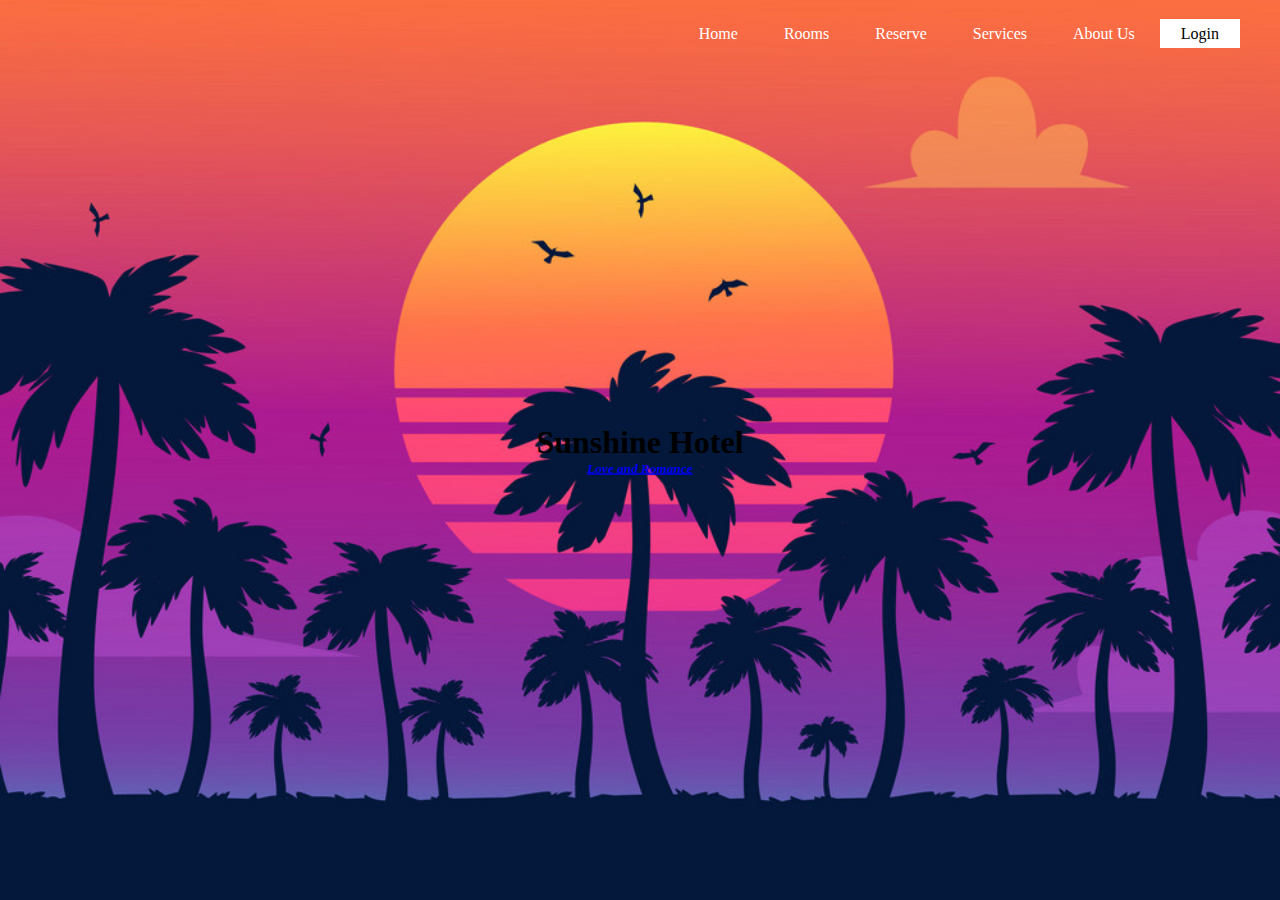
<file: index.html>
<!Doctype html>
<html>
<head>
       <title>Sunshine Hotel</title>
	   <link rel="stylesheet" href="style.css">
	   
</head>
<body>
  <header>
   <div class="main">
   
        <ul>
		<li><a href="index.html">Home</a></li>
		<li><a href="rooms.html">Rooms</a></li>
		<li><a href="reserve.html">Reserve</a></li>
		<li><a href="services.html">Services</a></li>
		<li><a href="aboutus.html">About Us</a></li>
		<li class="active"><a href="login.html">Login</a></li>
		</ul>
   </div>
    <div class="title">
	  <h1><strong>Sunshine Hotel</strong></h1>
	  <div class="icons">
	  <h5><a href="#" class="fas fa-heart"><i><u>Love and Romance</u></i> </h5></a></div>
	</div>
  </header>
</body>
</html>
</file>
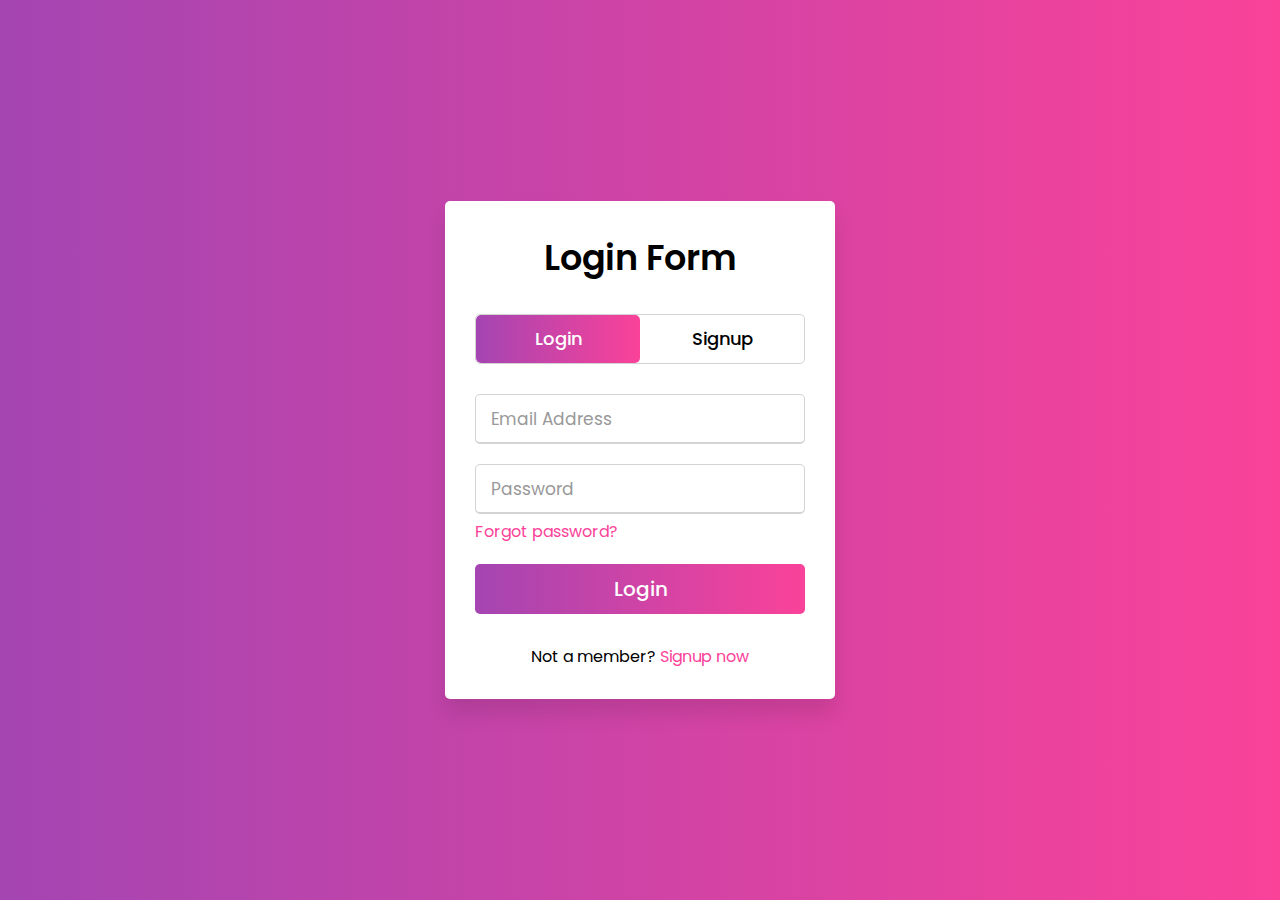
<file: login.html>
<!DOCTYPE html>

<html lang="en" dir="ltr">
   <head>
      <meta charset="utf-8">
      
      <link rel="stylesheet" href="mystyle.css">
      <meta name="viewport" content="width=device-width, initial-scale=1.0">
   </head>
   <body>
      <div class="wrapper">
         <div class="title-text">
            <div class="title login">
               Login Form
            </div>
            <div class="title signup">
               Signup Form
            </div>
         </div>
         <div class="form-container">
            <div class="slide-controls">
               <input type="radio" name="slide" id="login" checked>
               <input type="radio" name="slide" id="signup">
               <label for="login" class="slide login">Login</label>
               <label for="signup" class="slide signup">Signup</label>
               <div class="slider-tab"></div>
            </div>
            <div class="form-inner">
               <form action="index.html" class="login">
                  <div class="field">
                     <input type="text" placeholder="Email Address" required>
                  </div>
                  <div class="field">
                     <input type="password" placeholder="Password" required>
                  </div>
                  <div class="pass-link">
                     <a href="#">Forgot password?</a>
                  </div>
                  <div class="field btn">
                     <div class="btn-layer"></div>
                     <input type="submit" value="Login">
                  </div>
                  <div class="signup-link">
                     Not a member? <a href="">Signup now</a>
                  </div>
               </form>
               <form action="#" class="signup">
                  <div class="field">
                     <input type="text" placeholder="Email Address" required>
                  </div>
                  <div class="field">
                     <input type="password" placeholder="Password" required>
                  </div>
                  <div class="field">
                     <input type="password" placeholder="Confirm password" required>
                  </div>
                  <div class="field btn">
                     <div class="btn-layer"></div>
                     <input type="submit" value="Signup">
                  </div>
               </form>
            </div>
         </div>
      </div>
      <script>
         const loginText = document.querySelector(".title-text .login");
         const loginForm = document.querySelector("form.login");
         const loginBtn = document.querySelector("label.login");
         const signupBtn = document.querySelector("label.signup");
         const signupLink = document.querySelector("form .signup-link a");
         signupBtn.onclick = (()=>{
           loginForm.style.marginLeft = "-50%";
           loginText.style.marginLeft = "-50%";
         });
         loginBtn.onclick = (()=>{
           loginForm.style.marginLeft = "0%";
           loginText.style.marginLeft = "0%";
         });
         signupLink.onclick = (()=>{
           signupBtn.click();
           return false;
         });
      </script>
   </body>
</html>
</file>
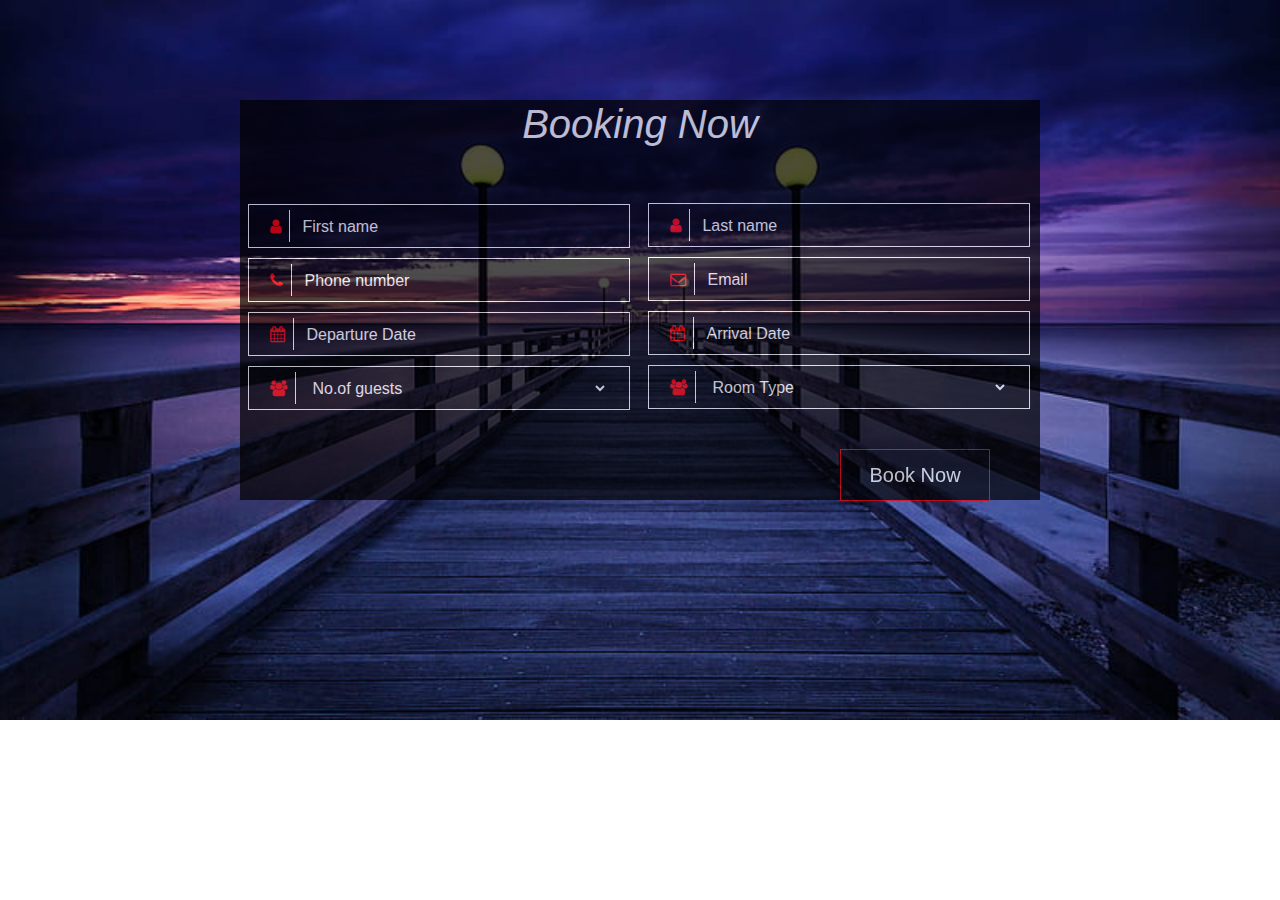
<file: reserve.html>
<!DOCTYPE html>
<html lang="en">
<head>
    <meta charset="UTF-8">
    <meta name="viewport" content="width=device-width, initial-scale=1.0">
    <title>Reserve</title>
    <link rel="stylesheet" href="restyle.css">
    <link rel="stylesheet" href="https://stackpath.bootstrapcdn.com/font-awesome/4.7.0/css/font-awesome.min.css">
    <link rel="stylesheet" href="https://maxcdn.bootstrapcdn.com/bootstrap/4.5.0/css/bootstrap.min.css">
</head>
<body>
    <div class="container">
        <form class="form-group">
            <div id="form">
                <h1 class="text-white text-center"><i>Booking Now</i></h1>

                <div id="first-group">

                    <div id="content">
                        <i class="fa fa-user" aria-hidden="true"></i>
                        <input type="text" id="input-group" placeholder="First name">
                    </div>

                    <div id="content">
                        <i class="fa fa-phone" aria-hidden="true"></i>
                        <input type="number" id="input-group" placeholder="Phone number">
                    </div>

                    <div id="content">
                        <i class="fa fa-calendar" aria-hidden="true"></i>
                        <input type="text" id="input-group" placeholder="Departure Date">
                    </div>

                    <div id="content">
                        <i class="fa fa-users" aria-hidden="true"></i>
                        <select id="input-group" style="background-color: black;">
                            <option value="">No.of guests</option>
                            <option value="">1-5</option>
                            <option value="">6-10</option>
                            <option value="">11-20</option>
                        </select>
                    </div>

                </div>

                <div id="second-group">

                    <div id="content">
                        <i class="fa fa-user" aria-hidden="true"></i>
                        <input type="text" id="input-group" placeholder="Last name">
                    </div>

                    <div id="content">
                        <i class="fa fa-envelope-o" aria-hidden="true"></i>
                        <input type="email" id="input-group" placeholder="Email">
                    </div>

                    <div id="content">
                        <i class="fa fa-calendar" aria-hidden="true"></i>
                        <input type="text" id="input-group" placeholder="Arrival Date">
                    </div>

                    <div id="content">
                        <i class="fa fa-users" aria-hidden="true"></i>
                        <select id="input-group" style="background-color: black;">
                            <option value="">Room Type</option>
                            <option value="">AC</option>
                            <option value="">Non-AC</option>
                            <option value="">Single Bed</option>
                            <option value="">Double Bed</option>
                        </select>
                    </div>
            
                </div>

                <button type="submit" value="Submit" id="submit-btn">Book Now</button>

            </div>
        </form>
    </div>
</body>
</html>
</file>
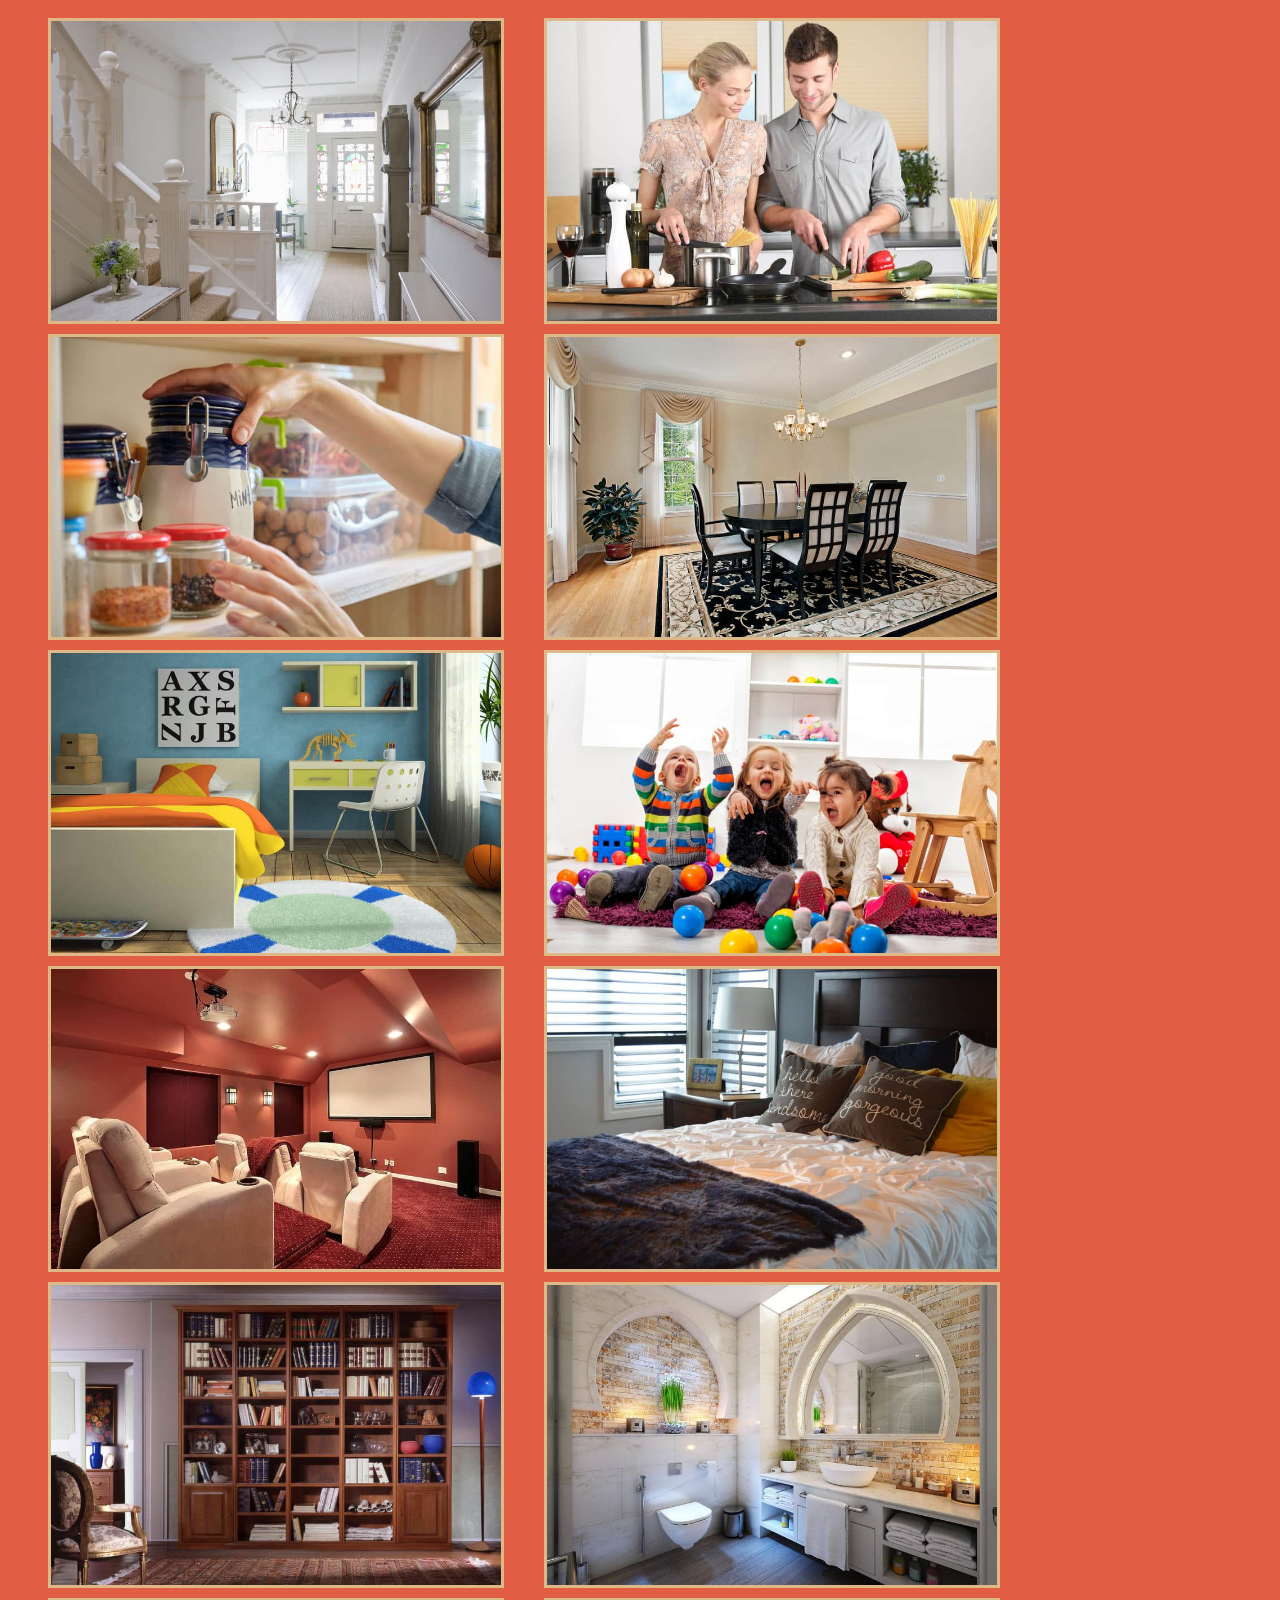
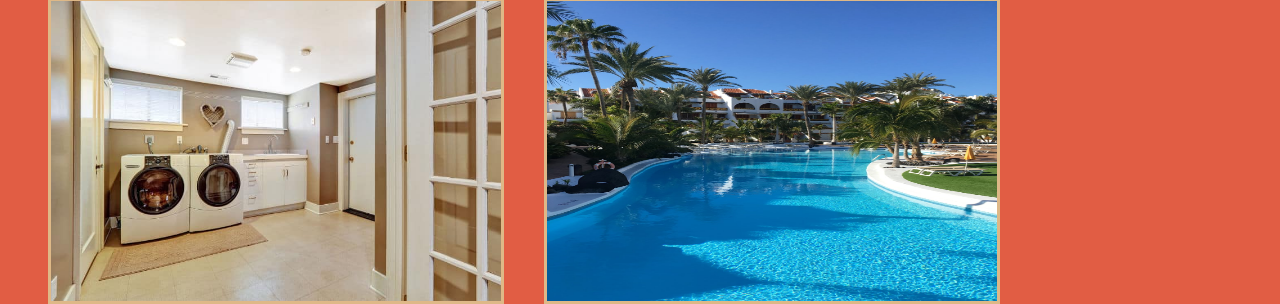
<file: rooms.html>
<html>
    <head>
        <title>Rooms</title>
        <style>
            body{
                background: rgb(225,93,68);
            }

            img{
                  height: 300px;
                  width: 450px;
                  transition-duration: 2s;
                  z-index: 1;
                  position: relative;
              }
              .container{
                position: absolute;
                 padding: 10px;
                  margin: 10%;
                  background: white;
              }
              .box{
                  float: left;
                  margin-left: 40px;
                  margin-top: 10px;
                  position: relative;
                  border: 3px solid burlywood;
                  overflow:hidden;
              }
              img:hover{
                  transform: scale(1.2);
                  cursor: pointer;
                  opacity: 0;
              }
              p{
                  padding: 5px;
                  text-align: center;
                  font-size: 25px;
                  position: absolute;
                  font-weight: bold;
                  font-family: orator std;
                  z-index: 0;
              }
              
        </style>
    </head>
          <body>
            <div class="cointainer">
               <div class="box"><p><i>Entrance Hall</i></p><img src="18.jpg" alt=""></div>
               <div class="box"><p><i>Kitchen</i></p><img src="20.jpg" alt=""></div>
               <div class="box"><p><i>Pantry</i></p><img src="19.jpg" alt=""></div>
               <div class="box"><p><i>Dinning Room</i></p><img src="17.jpg" alt=""></div>
               <div class="box"><p><i>Kids Bedroom</i></p><img src="11.jpg" alt=""></div>
               <div class="box"><p><i>Playroom</i></p><img src="21.jpg" alt=""></div>
               <div class="box"><p><i>Home Theater room</i></p><img src="22.jpg" alt=""></div>
               <div class="box"><p><i>Master Bedroom</i></p><img src="14.jpg" alt=""></div>
               <div class="box"><p><i>Library</i></p><img src="15.jpg" alt=""></div>
               <div class="box"><p><i>Bathroom</i></p><img src="13.jpg" alt=""></div>
               <div class="box"><p><i>Laundary Room</i></p><img src="12.jpg" alt=""></div>
               <div class="box"><p><i>Swimming pool</i></p><img src="5.jpeg" alt=""></div>
            </div> 
        </body>
</html>
</file>
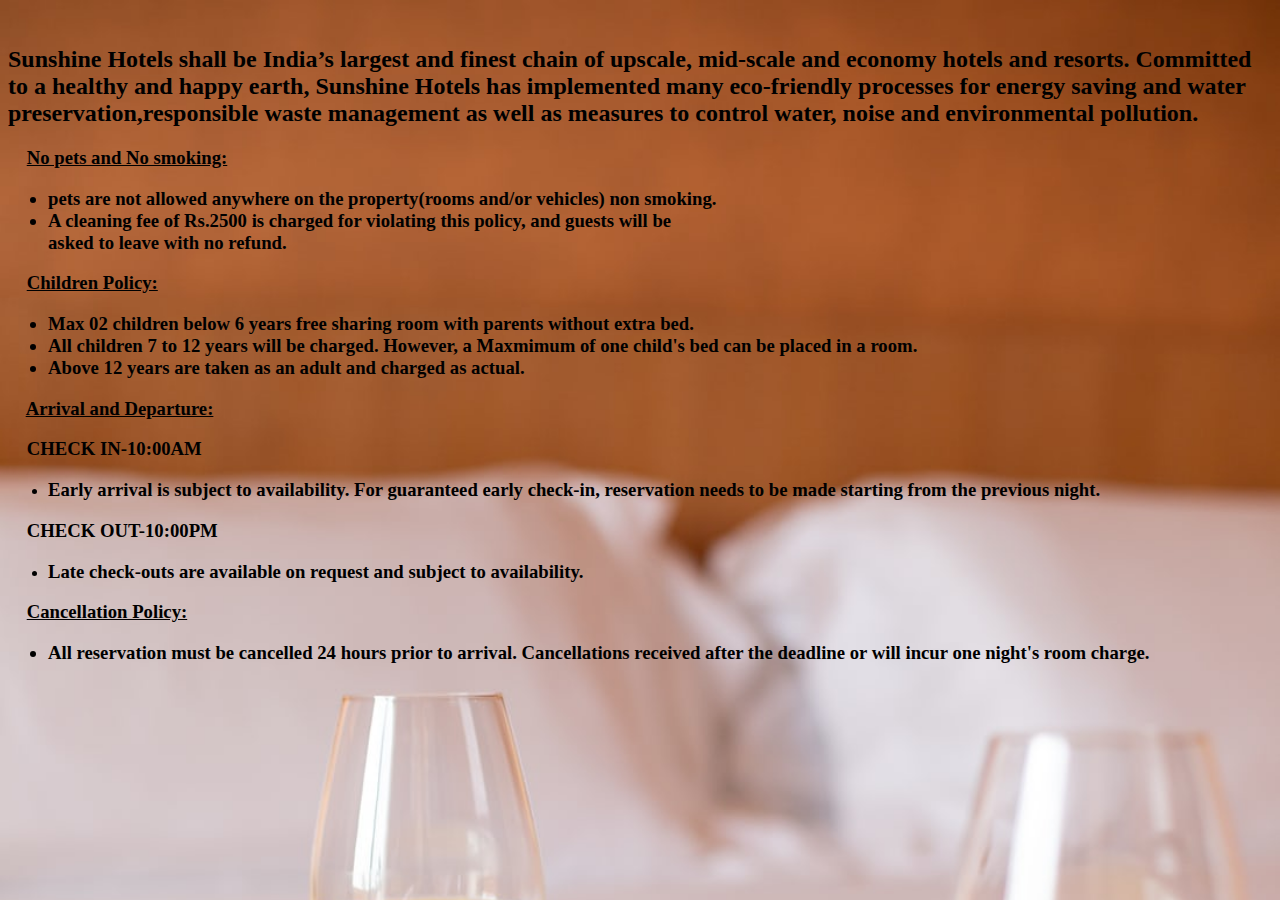
<file: services.html>
<html>
    <head>
        <title>Services</title>
        <style>
            body{
                background-image: url('2.jpeg');
                background-size: cover;
                }
            
        </style>
            </head>
        <body>
        <br>
        <h2>Sunshine Hotels shall be India’s largest and finest chain of upscale, mid-scale and economy hotels and resorts.
                Committed to a healthy and happy earth, Sunshine Hotels has implemented many eco-friendly processes for energy saving and
            water preservation,responsible waste management as well as measures to control water, noise and environmental pollution.</h2>

            <h3>
            <b>&nbsp &nbsp <u>No pets and No smoking:</u></b><br>
            <ul>
                <li>
                  pets are not allowed anywhere on the property(rooms and/or vehicles) non smoking.</li>
                  <li>A cleaning fee of Rs.2500 is charged for violating this policy, and guests will be <br> asked to leave with no refund.
                </li>
            </ul>
            </h3>

                <h3>
                    <b>&nbsp &nbsp <u>Children Policy:</u></b><br>
                    <ul>
                        <li>
                          Max 02 children below 6 years free sharing room with parents without extra bed.</li>
                          <li>All children 7 to 12 years will be charged. However, a Maxmimum of one child's bed can be 
                              placed in a room.</li> 
                              <li>Above 12 years are taken as an adult and charged as actual.
                        </li>
                    </ul>
                </h3>

                <h3>
                    <b>&nbsp &nbsp <u>Arrival and Departure:</u></b>
                    <h3>&nbsp &nbsp CHECK IN-10:00AM</h3>
                    <ul>
                        <li>
                         <h3>Early arrival is subject to availability. For guaranteed early check-in, 
                             reservation needs to be made starting from the previous night.</h3>
                        </li>
                    </ul>

                    <h3>&nbsp &nbsp CHECK OUT-10:00PM</h3>
                    <ul>
                        <li>
                         <h3>Late check-outs are available on request and subject to availability.</h3>
                        </li>
                    </ul>
        
                        </h3>
                        <h3>
                            <b>&nbsp &nbsp <u>Cancellation Policy:</u></b><br>
                            <ul>
                                <li>
                                  All reservation must be cancelled 24 hours prior to arrival. 
                                  Cancellations received after the deadline or will incur one night's room charge.
                                   </li>
                            </ul>
                        </h3>
        </body>
</html>
</file>
<file: style.css>
*{
	margin: 0;
	padding: 0;
	font-family: Century Gothic;
}

header{
	background-image: url('purple.jpg');
	background-repeat: no-repeat;
	background-size: cover;
	height: 100vh;
}

ul{
	float: right;
	list-style: none;
	margin-top: 25px;
}

ul li{
	display: inline-block;
}

ul li a{
	  text-decoration: none;
	  color: #fff;
	  padding: 5px 20px;
	  border: 1px solid transparent;
	  transition: 0.6s ease;
}

ul li a:hover{
	background-color: #fff;
	color: #000;
}


ul li.active a{
	background-color: #fff;
	color: #000;
}

.main{
	max-width: 1200px;
	margin: auto;
	}
	
.title{
		position: absolute;
		top: 50%;
		left: 50%;
		transform: translate(-50%, -50%);
		text-align: center;
	}
</file>
<file: mystyle.css>
@import url('https://fonts.googleapis.com/css?family=Poppins:400,500,600,700&display=swap');
*{
  margin: 0;
  padding: 0;
  box-sizing: border-box;
  font-family: 'Poppins', sans-serif;
}
html,body{
  display: grid;
  height: 100%;
  width: 100%;
  place-items: center;
  background: -webkit-linear-gradient(left, #a445b2, #fa4299);
}
::selection{
  background: #fa4299;
  color: #fff;
}
.wrapper{
  overflow: hidden;
  max-width: 390px;
  background: #fff;
  padding: 30px;
  border-radius: 5px;
  box-shadow: 0px 15px 20px rgba(0,0,0,0.1);
}
.wrapper .title-text{
  display: flex;
  width: 200%;
}
.wrapper .title{
  width: 50%;
  font-size: 35px;
  font-weight: 600;
  text-align: center;
  transition: all 0.6s cubic-bezier(0.68,-0.55,0.265,1.55);
}
.wrapper .slide-controls{
  position: relative;
  display: flex;
  height: 50px;
  width: 100%;
  overflow: hidden;
  margin: 30px 0 10px 0;
  justify-content: space-between;
  border: 1px solid lightgrey;
  border-radius: 5px;
}
.slide-controls .slide{
  height: 100%;
  width: 100%;
  color: #fff;
  font-size: 18px;
  font-weight: 500;
  text-align: center;
  line-height: 48px;
  cursor: pointer;
  z-index: 1;
  transition: all 0.6s ease;
}
.slide-controls label.signup{
  color: #000;
}
.slide-controls .slider-tab{
  position: absolute;
  height: 100%;
  width: 50%;
  left: 0;
  z-index: 0;
  border-radius: 5px;
  background: -webkit-linear-gradient(left, #a445b2, #fa4299);
  transition: all 0.6s cubic-bezier(0.68,-0.55,0.265,1.55);
}
input[type="radio"]{
  display: none;
}
#signup:checked ~ .slider-tab{
  left: 50%;
}
#signup:checked ~ label.signup{
  color: #fff;
  cursor: default;
  user-select: none;
}
#signup:checked ~ label.login{
  color: #000;
}
#login:checked ~ label.signup{
  color: #000;
}
#login:checked ~ label.login{
  cursor: default;
  user-select: none;
}
.wrapper .form-container{
  width: 100%;
  overflow: hidden;
}
.form-container .form-inner{
  display: flex;
  width: 200%;
}
.form-container .form-inner form{
  width: 50%;
  transition: all 0.6s cubic-bezier(0.68,-0.55,0.265,1.55);
}
.form-inner form .field{
  height: 50px;
  width: 100%;
  margin-top: 20px;
}
.form-inner form .field input{
  height: 100%;
  width: 100%;
  outline: none;
  padding-left: 15px;
  border-radius: 5px;
  border: 1px solid lightgrey;
  border-bottom-width: 2px;
  font-size: 17px;
  transition: all 0.3s ease;
}
.form-inner form .field input:focus{
  border-color: #fc83bb;
  /* box-shadow: inset 0 0 3px #fb6aae; */
}
.form-inner form .field input::placeholder{
  color: #999;
  transition: all 0.3s ease;
}
form .field input:focus::placeholder{
  color: #b3b3b3;
}
.form-inner form .pass-link{
  margin-top: 5px;
}
.form-inner form .signup-link{
  text-align: center;
  margin-top: 30px;
}
.form-inner form .pass-link a,
.form-inner form .signup-link a{
  color: #fa4299;
  text-decoration: none;
}
.form-inner form .pass-link a:hover,
.form-inner form .signup-link a:hover{
  text-decoration: underline;
}
form .btn{
  height: 50px;
  width: 100%;
  border-radius: 5px;
  position: relative;
  overflow: hidden;
}
form .btn .btn-layer{
  height: 100%;
  width: 300%;
  position: absolute;
  left: -100%;
  background: -webkit-linear-gradient(right, #a445b2, #fa4299, #a445b2, #fa4299);
  border-radius: 5px;
  transition: all 0.4s ease;;
}
form .btn:hover .btn-layer{
  left: 0;
}
form .btn input[type="submit"]{
  height: 100%;
  width: 100%;
  z-index: 1;
  position: relative;
  background: none;
  border: none;
  color: #fff;
  padding-left: 0;
  border-radius: 5px;
  font-size: 20px;
  font-weight: 500;
  cursor: pointer;
}
</file>
<file: restyle.css>
*{
    margin: 0;
    padding: 0;
}
body{
    background-image: url('HD.jpg');
    
    background-size: cover;
	background-repeat: no-repeat;
}
#form{
    background-color: #000;
    height:400px;
    width:800px;
    margin: auto;
    margin-top: 100px;
    opacity:0.7;
}
#first-group{
    border:none;
    width:400px;
    margin-top: 38px;
    position: absolute;
}
#content{
    border: 1px solid #fff;
    margin:10px;
    margin-left: 8px;
    padding:5px;
}
#content #input-group{
    border:none;
    outline:none;
    background: transparent;
    margin-left:8px;
    width:300px;
    color:#fff;
}
::placeholder{
    color:#fff;
}
.fa{
    display:inline-block;
    color:red;
    border-right:1px solid #fff;
    padding:8px;
    margin-left: 8px;
}
#second-group{
    border:none;
    width:400px;
    margin-top: 55px;
    margin-left:400px;
}
#submit-btn{
    margin-top: 30px;
    margin-left: 600px;
    background: transparent;
    color:#fff;
    width:150px;
    border:1px solid red;
    outline:none;
    padding:10px;
    font-size: 20px;
}
</file>
